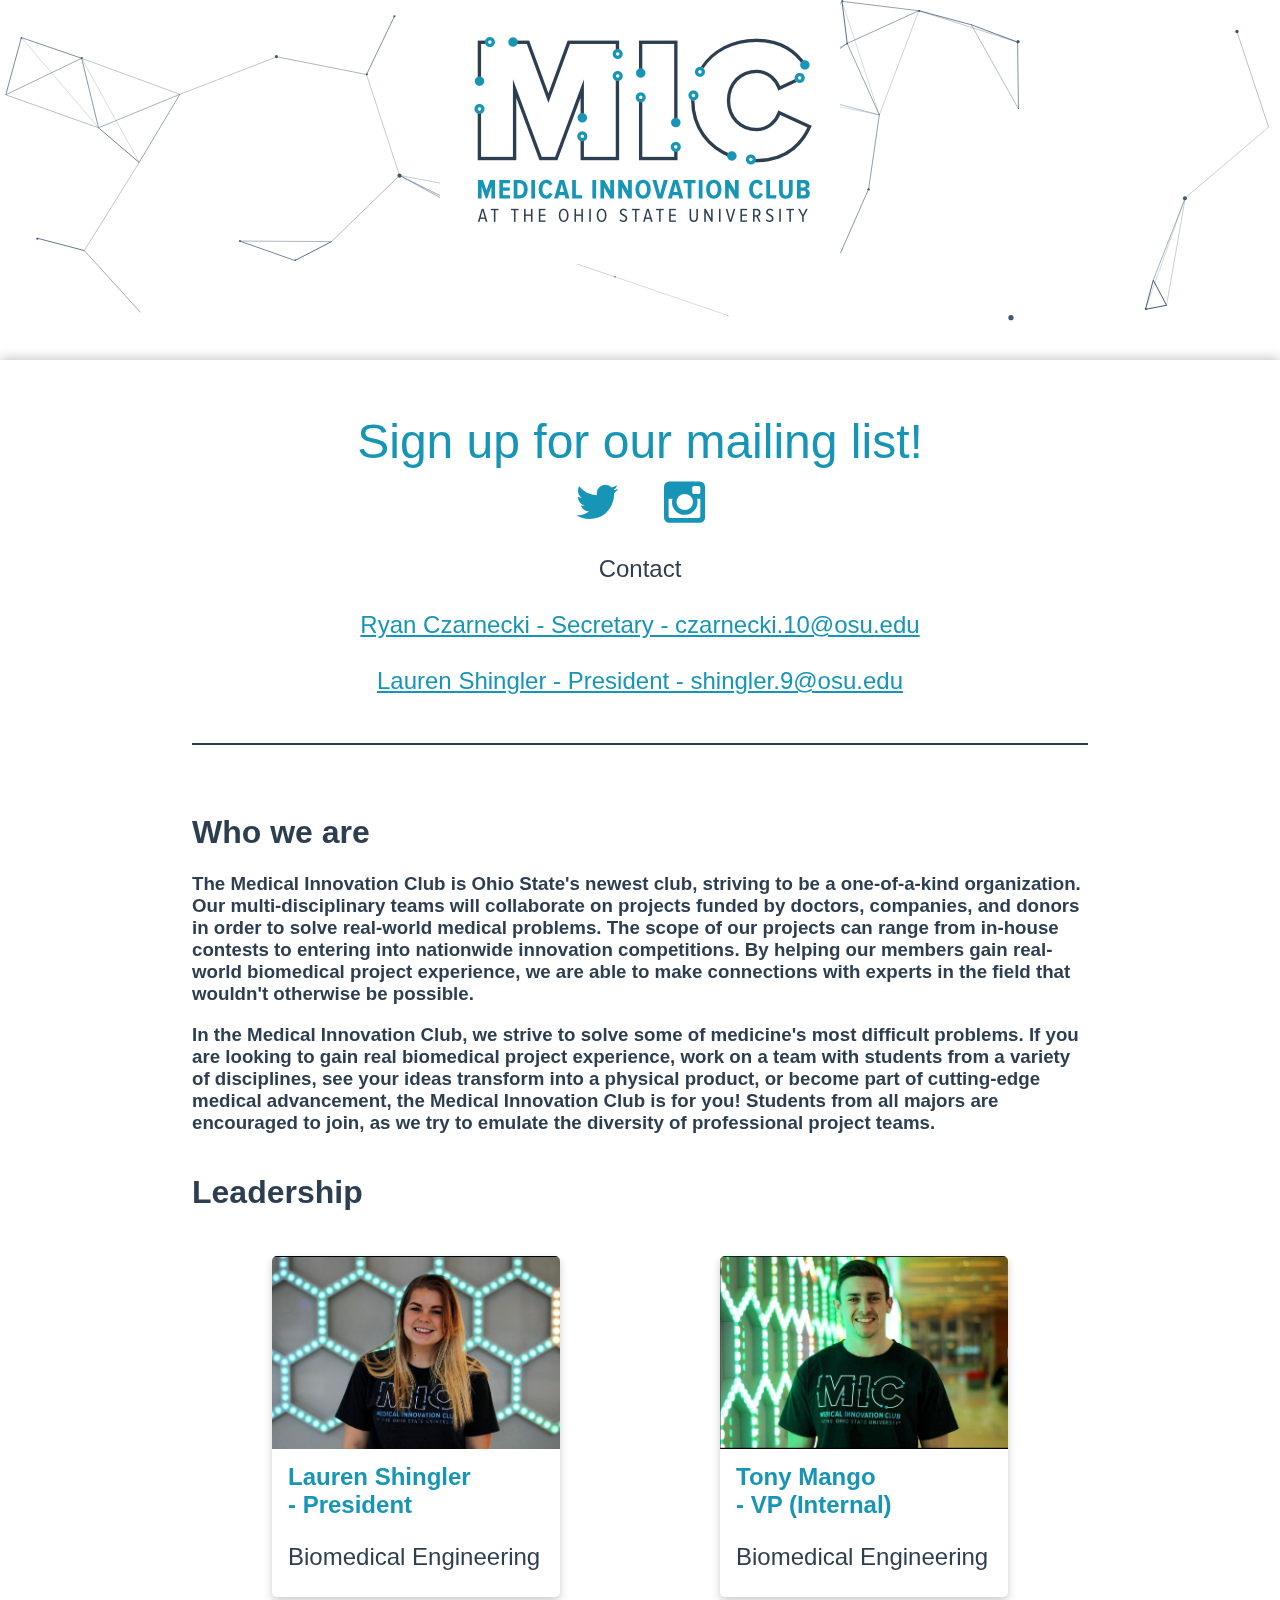
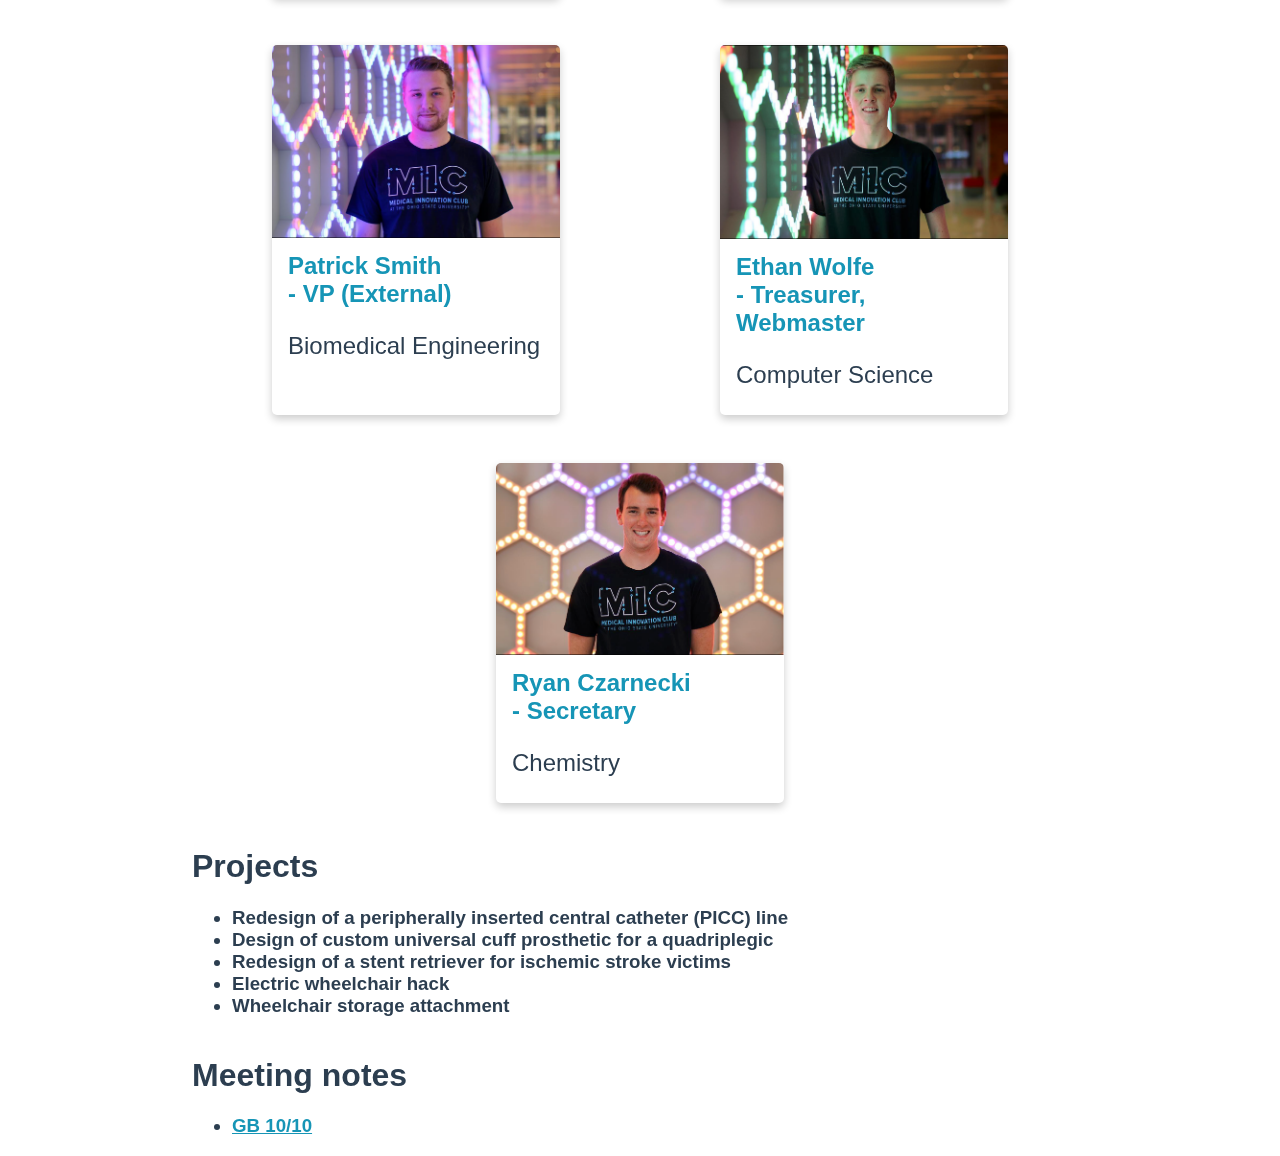
<file: index.html>
<!doctype html>

<html lang="en">
<head>
  <meta charset="utf-8">
  <meta name="viewport" content="width=device-width, initial-scale=1.0">
  <meta http-equiv="x-ua-compatible" content="ie=edge">

  <title>Medical Innovation Club at The Ohio State University</title>

  <!-- CDN -->
  <link rel="stylesheet" href="css/font-awesome-4.5.0/css/font-awesome.min.css">
  <script src="https://code.jquery.com/jquery-3.3.1.slim.min.js" integrity="sha384-q8i/X+965DzO0rT7abK41JStQIAqVgRVzpbzo5smXKp4YfRvH+8abtTE1Pi6jizo" crossorigin="anonymous"></script>

  <!-- Styling -->
  <link rel="stylesheet" href="css/index.css">

  <!--[if lt IE 9]>
  <script src="https://cdnjs.cloudflare.com/ajax/libs/html5shiv/3.7.3/html5shiv.js"></script>
<![endif]-->
</head>
<body>
  <div id="header"> <!-- Desktop header -->
    <div id="logo-center">
      <img src="res/logo_no-trans.png" id="logo">
    </div>
    <!-- particles.js -->
    <canvas class="background"></canvas>
  </div>

  <div id="header-mobile" align="middle"> <!-- Mobile header (no particles) -->
    <img src="res/logo_no-trans.png">
  </div>

  <div id="main" class="shadow">
    <div class="flex-container body-margin">
      <br />
      <br />
      <div class="center" style="text-align:center">
        <br />
        <a id="mail-signup" href="https://docs.google.com/forms/d/e/1FAIpQLSeFmRaHnKfeWF_XmBEPL5PmejzRsYZoq5GvVNzW6haAQCVBGA/viewform?usp=pp_url&entry.2005620554&entry.1045781291&entry.404638918">Sign up for our mailing list!</a>
      </div>

      <div class="social-media center">
        <!--<a class="social-media-image" href="https://www.facebook.com/"><i class="grow social-media-fa fa fa-facebook fa-3x"></i></a>-->
        <a class="social-media-image" href="https://twitter.com/OSU_MIC_" target="_blank"><i class="grow social-media-fa fa fa-twitter fa-3x"></i></a>
        <a class="social-media-image" href="https://www.instagram.com/mic_osu/" target="_blank"><i class="grow social-media-fa fa fa-instagram fa-3x"></i></a>
        <!--<a class="social-media-image" target="_blank"><span class="grow">Venmo</span></a>-->
      </div>

      <br>

      <div class="center" style="font-size:1.5em;text-align:center">
        <div style="text-align:center">Contact</div>
        <br>
        <a href="mailto:czarnecki.10@osu.edu">Ryan Czarnecki - Secretary - czarnecki.10@osu.edu</a>
        <br><br>
        <a href="mailto:shingler.9@osu.edu">Lauren Shingler - President - shingler.9@osu.edu</a>
      </div>

      <hr class="small-hr">

      <!-- BEGIN: Who we are -->
      <div class="row" id="about-start">
        <!-- BEGIN: Who we are column -->
        <div class="">
          <h1><strong>Who we are</strong></h1>
          <h3>
            The Medical Innovation Club is Ohio State's newest club, striving to be a one-of-a-kind organization.
            Our multi-disciplinary teams will collaborate on projects funded by doctors, companies, and donors in order to solve real-world medical problems.
            The scope of our projects can range from in-house contests to entering into nationwide innovation competitions.
            By helping our members gain real-world biomedical project experience, we are able to make connections with experts in the field that wouldn't otherwise be possible.
          </h3>
          <h3>
            In the Medical Innovation Club, we strive to solve some of medicine's most difficult problems. If you are looking to gain real biomedical project experience, work on a team with students from a variety of disciplines, see your ideas transform into a physical product, or become part of cutting-edge medical advancement, the Medical Innovation Club is for you! Students from all majors are encouraged to join, as we try to emulate the diversity of professional project teams.
          </h3>
        </div>
      </div>
      <!-- END: Who we are -->

      <!-- BEGIN: Leadership -->
      <div class="row" id="leadership">
        <h1><strong>Leadership</strong></h1>
        <div id="leaderboxes">
        <!---->
         <div class="leaderbox card">
            <img src="./css/pics/lauren.png" alt="Lauren Shingler" width="100%">
            <div class="card-text">
              <h4><a href="mailto:shingler.9@osu.edu">
                Lauren Shingler<br>
                - President
              </a></h4> 
              <p>
                Biomedical Engineering<br>
              </p>
            </div>
          </div>
          <!---->
           <div class="leaderbox card">
            <img src="./css/pics/tony.png" alt="Tony Mango" width="100%">
            <div class="card-text">
              <h4><a href="mailto:mango.9@osu.edu">
                Tony Mango<br>
                - VP (Internal)
              </a></h4> 
              <p>
                Biomedical Engineering<br>
              </p>
            </div>
          </div>
          <!---->
           <div class="leaderbox card">
            <img src="./css/pics/patrick.png" alt="Patrick Smith" width="100%">
            <div class="card-text">
              <h4><a href="mailto:smith.10669@osu.edu">
                Patrick Smith<br>
                - VP (External)
              </a></h4> 
              <p>
                Biomedical Engineering<br>
              </p>
            </div>
          </div>
          <!---->
           <div class="leaderbox card">
            <img src="./css/pics/ethan.png" alt="Ethan Wolfe" width="100%">
            <div class="card-text">
              <h4><a href="mailto:wolfe.767@osu.edu">
                Ethan Wolfe<br>
                - Treasurer, Webmaster
              </a></h4> 
              <p>
                Computer Science<br>
              </p>
            </div>
          </div>
          <!---->
           <div class="leaderbox card">
            <img src="./css/pics/ryan.png" alt="Ryan Czarnecki" width="100%">
            <div class="card-text">
              <h4><a href="mailto:czarnecki.10@osu.edu">
                Ryan Czarnecki<br>
                - Secretary
              </a></h4> 
              <p>
                Chemistry<br>
              </p>
            </div>
          </div>
          <!---->
        </div>
      </div>
      <!-- END: Leadership -->

      <!-- BEGIN: Projects -->
      <div class="row" id="projects-start">
        <div class="">
          <h1><strong>Projects</strong></h1>
          <h3>
            <ul>
              <li>Redesign of a peripherally inserted central catheter (PICC) line</li>
              <li>Design of custom universal cuff prosthetic for a quadriplegic</li>
              <li>Redesign of a stent retriever for ischemic stroke victims</li>
              <li>Electric wheelchair hack</li>
              <li>Wheelchair storage attachment</li>
            </ul>
          </h3>
        </div>
      </div>
      <!-- END: Projects -->

      <!-- BEGIN: Meetings -->
      <div class="row" id="meetings-start">
        <div class="">
          <h1><strong>Meeting notes</strong></h1>
          <h3>
            <ul>
              <li><a href="meeting-notes/GB10-10.pdf">GB 10/10</a></li>
            </ul>
          </h3>
        </div>
      </div>
      <!-- END: Meetings -->

      <!-- OLD
      <div class="row" id="contact-start">
        <div class="">
          <h1><strong>For more information contact</strong></h1>
          <h3>
            <a href="mailto:czarnecki.10@osu.edu">Ryan Czarnecki - Secretary - czarnecki.10@osu.edu</a>
            <br /><br />
            <a href="mailto:shingler.9@osu.edu">Lauren Shingler - President - shingler.9@osu.edu</a>
          </h3>
        </div>
      </div>
      -->




    </div> <!-- END: container -->
  </div> <!-- END: main -->

  <script src="vendor/particles.min.js"></script>
  <script src="js/index.js"></script>
</body>
</html>
</file>
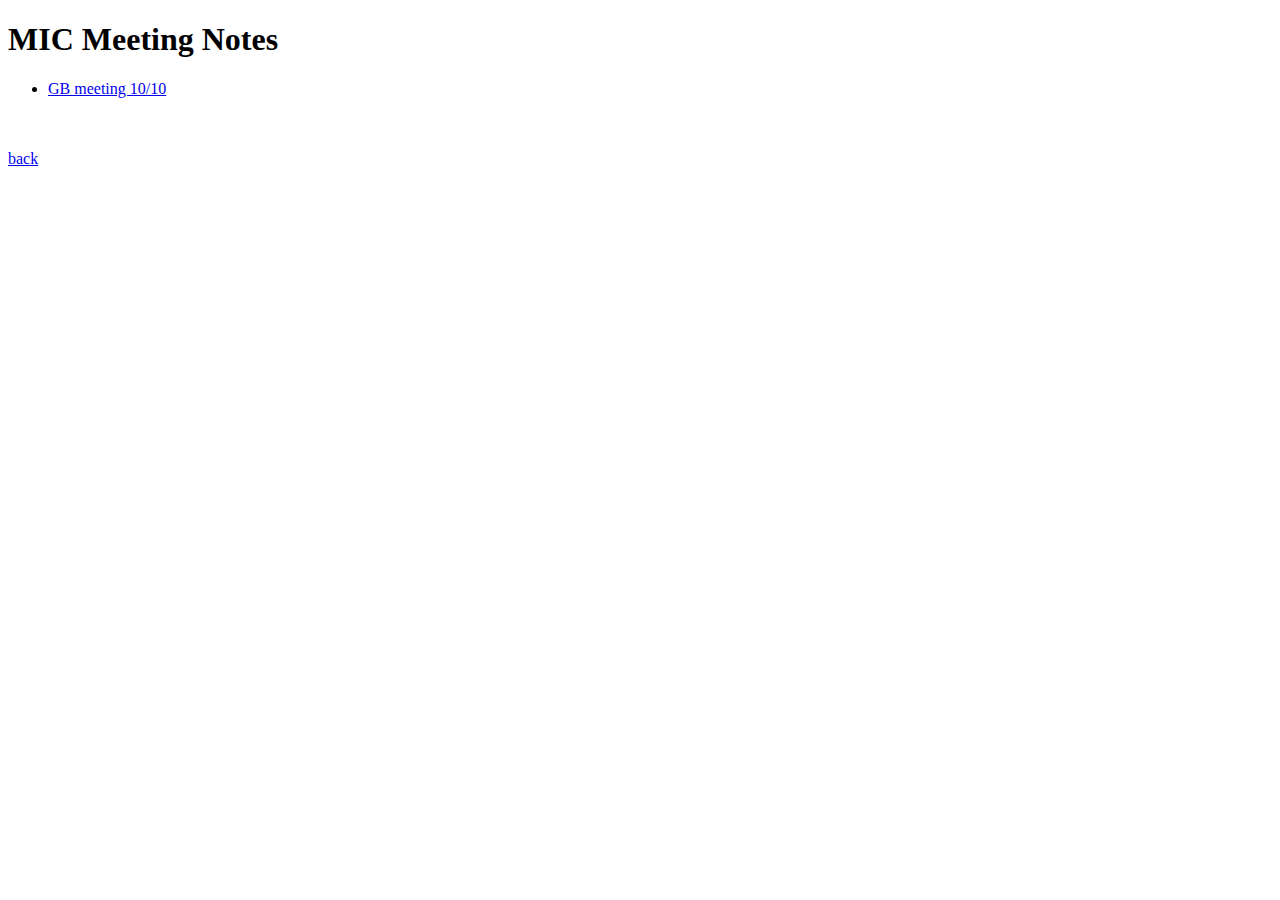
<file: meeting-notes/index.html>
<!doctype html>
<html lang="en">
<head>
  <meta charset="utf-8">
  <meta name="viewport" content="width=device-width, initial-scale=1.0">
  <meta http-equiv="x-ua-compatible" content="ie=edge">

  <title>Medical Innovation Club at The Ohio State University</title>
</head>
<body>
  <h1>MIC Meeting Notes</h1>
  <ul>
    <li><a href="GB10-10.pdf">GB meeting 10/10</a></li>
  </ul>
  <p>
    <br /><br />
    <a href="../index.html">back</a>
  </p>
</body>
</html>
</file>
<file: css/index.css>
/*
Import ProximaNova font
*/
/*
@font-face {
font-family: ProximaNova-Regular;
src: url("../fonts/ProximaNova/ProximaNova-Regular.otf") format("opentype");
}
*/

html,
body {
  margin: 0;
  padding: 0;
  background-color: white;

  /* fonts */
  /*font-family: ProximaNova-Regular, sans-serif;*/
  font-family: 'proximanova', Proxima Nova, Helvetica, sans-serif;
}

a {
  color: #1695B6;
}
a:hover {
  color: #B0E4E3;
}

.darkblue {
  color: #2C3E50;
}
.lightblue {
  color: #1695B6;
}

/*
** Top ID's **
*/

#header {
  position: fixed;
  top: 0;
  left: 0;
  width: 100%;
  height: 40%;
  background-color: white;
}

#header-mobile > img {
  max-width: 100%;
}

#main {
  position: absolute;
  z-index: 2;
  top: 40%;
  width: 100%;
  background-color: inherit;

  color: #2C3E50;
}

#logo-center {
  margin: auto;
  width: 400px; /* Has to be same width as logo */
}
#logo {
  /* center */
  position: absolute;

  width: 400px; /*303px*/
  height: 264px; /*172px*/

  z-index: 1;
}

/*
** Layout **
*/

.shadow {
  -webkit-box-shadow: 0px -1px 12px 0px rgba(0,0,0,0.25);
  -moz-box-shadow: 0px -1px 12px 0px rgba(0,0,0,0.25);
  box-shadow: 0px -1px 12px 0px rgba(0,0,0,0.25);
}

.body-margin {
  margin-left: 15%;
  margin-right: 15%;
}

.flex-container {
  display: flex;
  flex-direction: column; /* main axis */
}

.center {
  align-self: center;
}

.small-hr {
  width: 100%;
  height: 2px;
  background: #2C3E50;
  border: none;
  margin-top: 3em;
  margin-bottom: 3em;
}

.card {
    box-shadow: 0 4px 8px 0 rgba(0,0,0,0.2);
    transition: 0.3s;
    width: 40%;
    border-radius: 5px;
}
.card:hover {
    box-shadow: 0 8px 16px 0 rgba(0,0,0,0.2);
}
.card img {
  border-radius: 5px 5px 0 0;
}
.card-text {
  padding: 2px 16px;
}

/*
** Top links **
*/

#mail-signup {
  text-decoration: none;
  font-size: 3em;
}

/* Make signup button smaller on mobile */
@media (max-width: 961px) {
  #mail-signup {
    font-size: 6vw;
  }
}
/*
#mail-signup:hover {
  border: 2px solid #B0E4E3;
}
*/

/*
** Leadership **
*/

#leadership {}

#leaderboxes {
  display: flex;
  flex-direction: row;
  justify-content: space-around;
  flex-wrap: wrap;
}

.leaderbox {
  font-size: 1.5em;
  margin: 1em 0.5em;

  width: 12em;
}
.leaderbox h4 {
    margin-top: 0.25em; 
    margin-bottom: 0;
}

/* Make leaderbox button smaller on mobile */
/*
@media (max-width: 961px) {
  .leaderbox {
    width: 8em;
    font-size: 1em;
  }
  .leaderbox h4 {
    margin-top: 0; 
  }
}
*/

.img-center {
  display: block;
  margin: 0 auto;
}

#leadership a {
  text-decoration: none;
}

/*
** ETC **
*/

/* particles.js */
.background {
  position: absolute;
  display: block;
  top: 0;
  left: 0;
  z-index: 0;
}

.foot {
  background: gray;
  position: fixed;
  width: 100%;
  bottom: 0;
  height: 50px;
  /* Center
  left: 50%;
  transform: translateX(-50%);
  */
}

/*
** Social Media **
*/
social-media-image {
  padding: 0;
}
.social-media-fa {
  color: #1695B6;
  padding: 10px 20px;
}
.social-media-fa:hover {
  color: #B0E4E3;
}
/*
@media (min-width: 800px) {
  .grow {
    transition: all .2s ease-in-out;
  }
  .grow:hover {
    transform: scale(1.2);
  }
}*/
</file>
